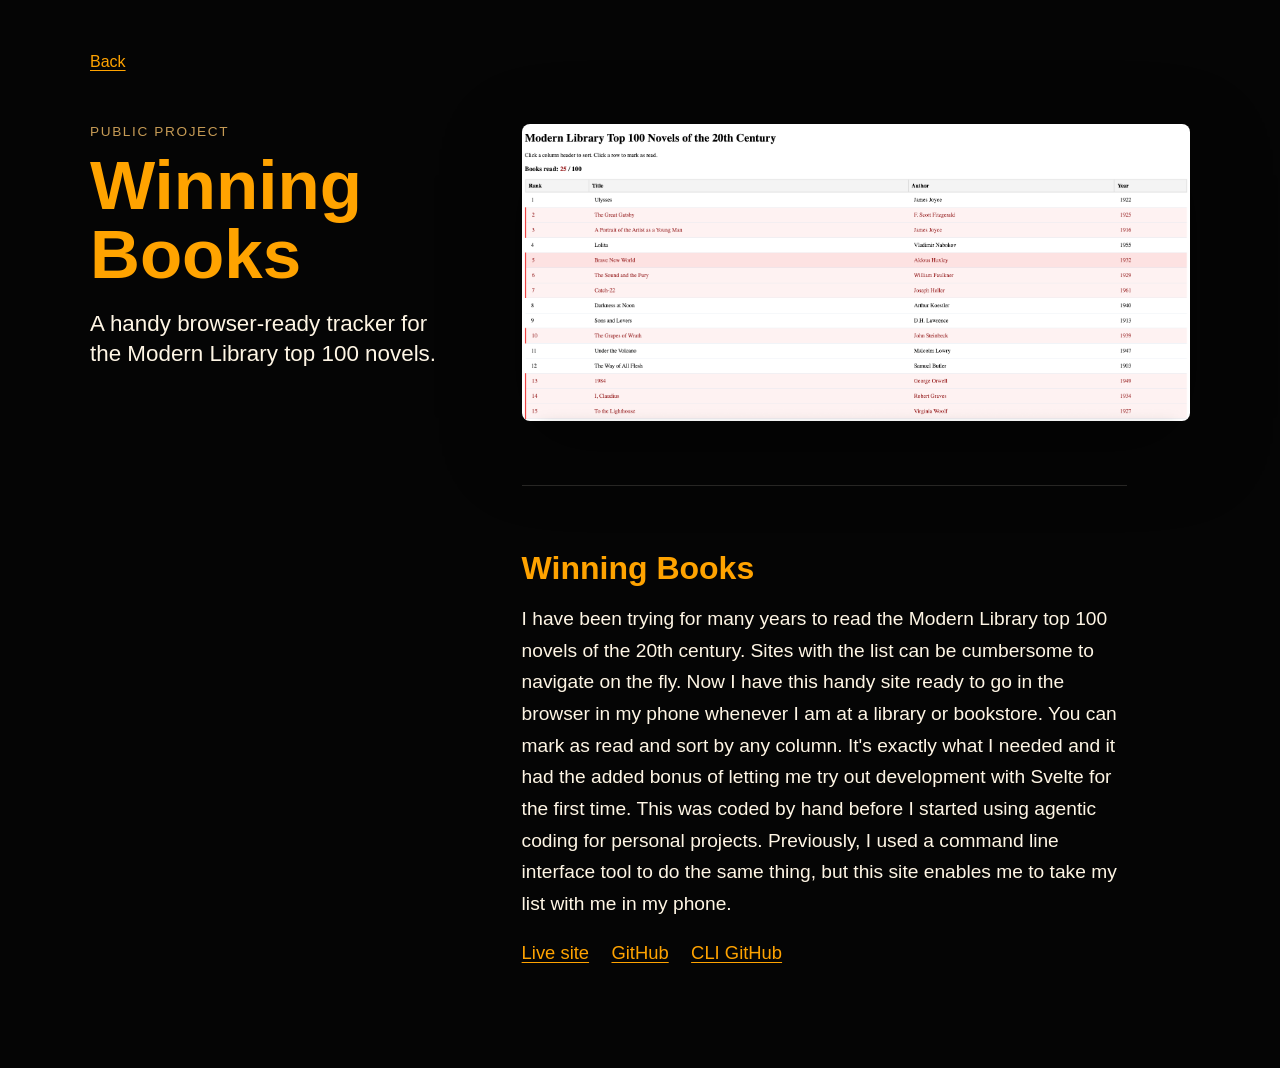
<file: projects/book-list.html>
<!doctype html>
<html lang="en">
  <head>
    <meta charset="utf-8">
    <meta name="viewport" content="width=device-width, initial-scale=1">
    <meta name="view-transition" content="same-origin">
    <title>Winning Books | David Goelitz</title>
    <link rel="stylesheet" href="../styles.css?v=20260702-22">
  </head>
  <body class="project-page">
    <main class="project-detail">
      <a class="back-link" href="/index.html?from=project&v=20260702#project-book">Back</a>

      <article class="project-article project-article--book">
        <header class="project-hero">
          <p class="project-kicker">Public project</p>
          <h1>Winning Books</h1>
          <p class="project-summary">
            A handy browser-ready tracker for the Modern Library top 100 novels.
          </p>
        </header>

        <img
          class="project-hero-image"
          src="../assets/projects/book-list.png"
          alt="Book list app table showing Modern Library novels"
          style="--project-transition-name: book-list-image"
        >

        <section class="project-copy" aria-label="Project details">
          <h2>Winning Books</h2>
          <p>
            I have been trying for many years to read the Modern Library top 100
            novels of the 20th century. Sites with the list can be cumbersome to
            navigate on the fly. Now I have this handy site ready to go in the
            browser in my phone whenever I am at a library or bookstore. You can
            mark as read and sort by any column. It's exactly what I needed and it
            had the added bonus of letting me try out development with Svelte for
            the first time. This was coded by hand before I started using agentic
            coding for personal projects. Previously, I used a command line
            interface tool to do the same thing, but this site enables me to take
            my list with me in my phone.
          </p>
          <div class="project-links" aria-label="Project links">
            <a href="https://winning-books.vercel.app/" rel="noreferrer">Live site</a>
            <a href="https://github.com/dgoelitz/winning-books" rel="noreferrer">GitHub</a>
            <a href="https://github.com/dgoelitz/modern-library-100-novels" rel="noreferrer">CLI GitHub</a>
          </div>
        </section>
      </article>
    </main>
  </body>
</html>
</file>
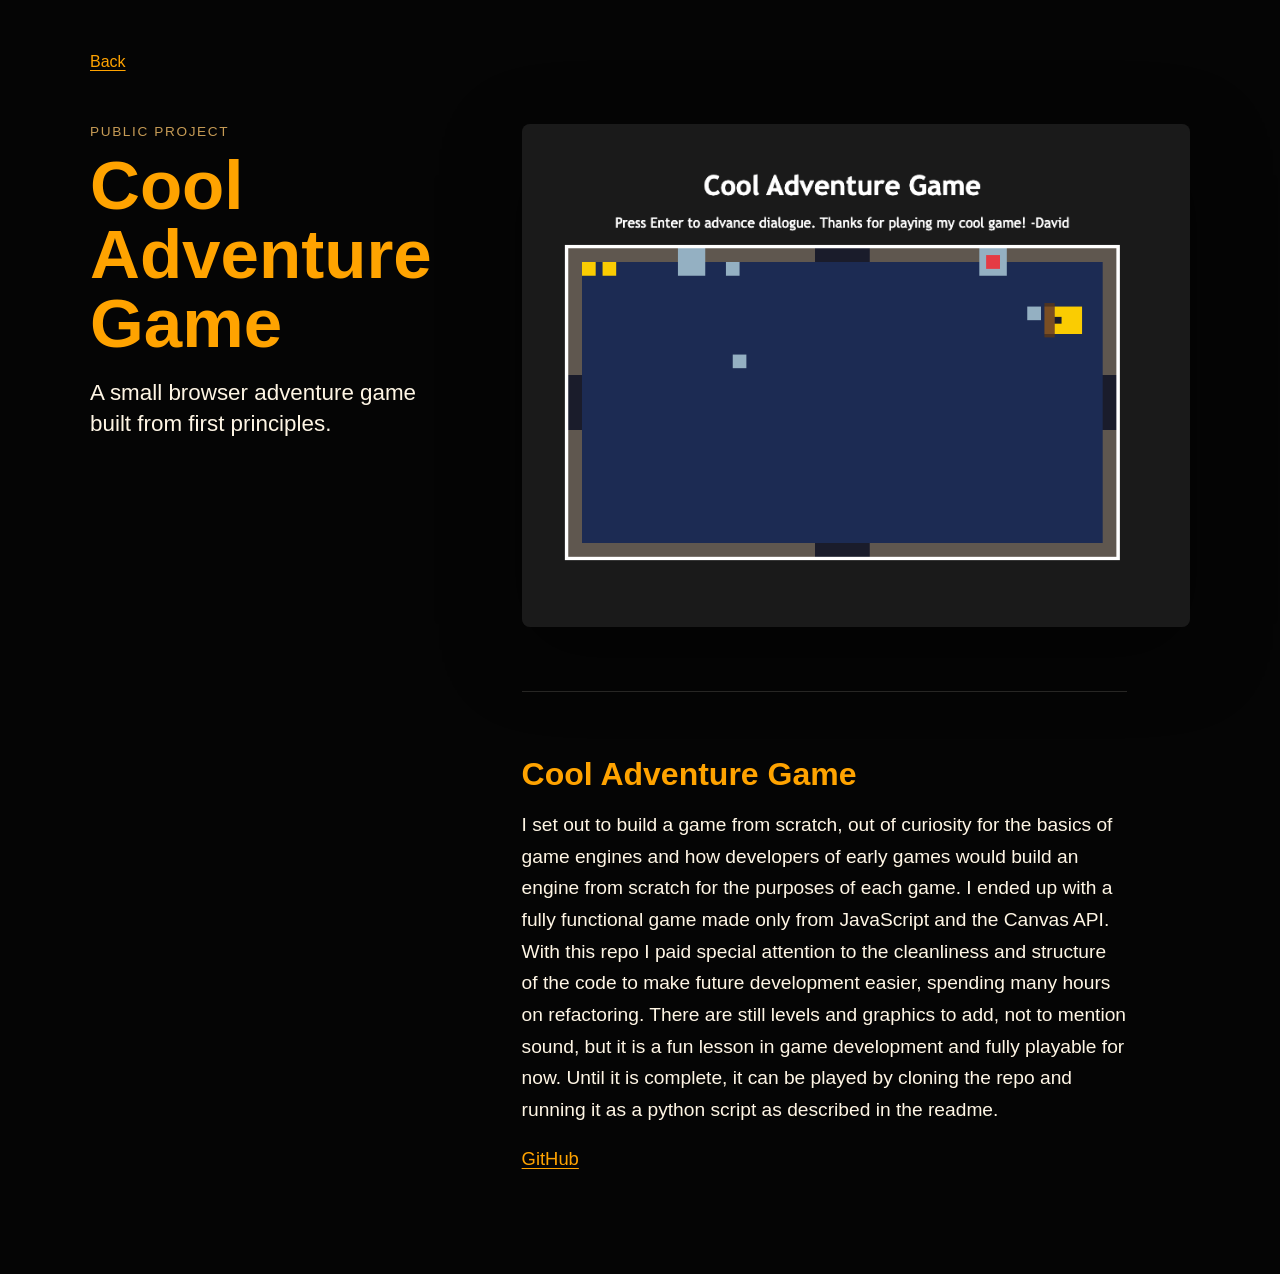
<file: projects/game-from-scratch.html>
<!doctype html>
<html lang="en">
  <head>
    <meta charset="utf-8">
    <meta name="viewport" content="width=device-width, initial-scale=1">
    <meta name="view-transition" content="same-origin">
    <title>Cool Adventure Game | David Goelitz</title>
    <link rel="stylesheet" href="../styles.css?v=20260702-22">
  </head>
  <body class="project-page">
    <main class="project-detail">
      <a class="back-link" href="/index.html?from=project&v=20260702#project-game">Back</a>

      <article class="project-article project-article--game">
        <header class="project-hero">
          <p class="project-kicker">Public project</p>
          <h1>Cool Adventure Game</h1>
          <p class="project-summary">
            A small browser adventure game built from first principles.
          </p>
        </header>

        <img
          class="project-hero-image"
          src="../assets/projects/game-from-scratch.png"
          alt="Pixel art adventure game screenshot"
          style="--project-transition-name: game-from-scratch-image"
        >

        <section class="project-copy" aria-label="Project details">
          <h2>Cool Adventure Game</h2>
          <p>
            I set out to build a game from scratch, out of curiosity for the basics
            of game engines and how developers of early games would build an engine
            from scratch for the purposes of each game. I ended up with a fully
            functional game made only from JavaScript and the Canvas API. With this
            repo I paid special attention to the cleanliness and structure of the
            code to make future development easier, spending many hours on
            refactoring. There are still levels and graphics to add, not to mention
            sound, but it is a fun lesson in game development and fully playable for
            now. Until it is complete, it can be played by cloning the repo and
            running it as a python script as described in the readme.
          </p>
          <div class="project-links" aria-label="Project links">
            <a href="https://github.com/dgoelitz/retro-game-just-js-and-canvas" rel="noreferrer">GitHub</a>
          </div>
        </section>
      </article>
    </main>
  </body>
</html>
</file>
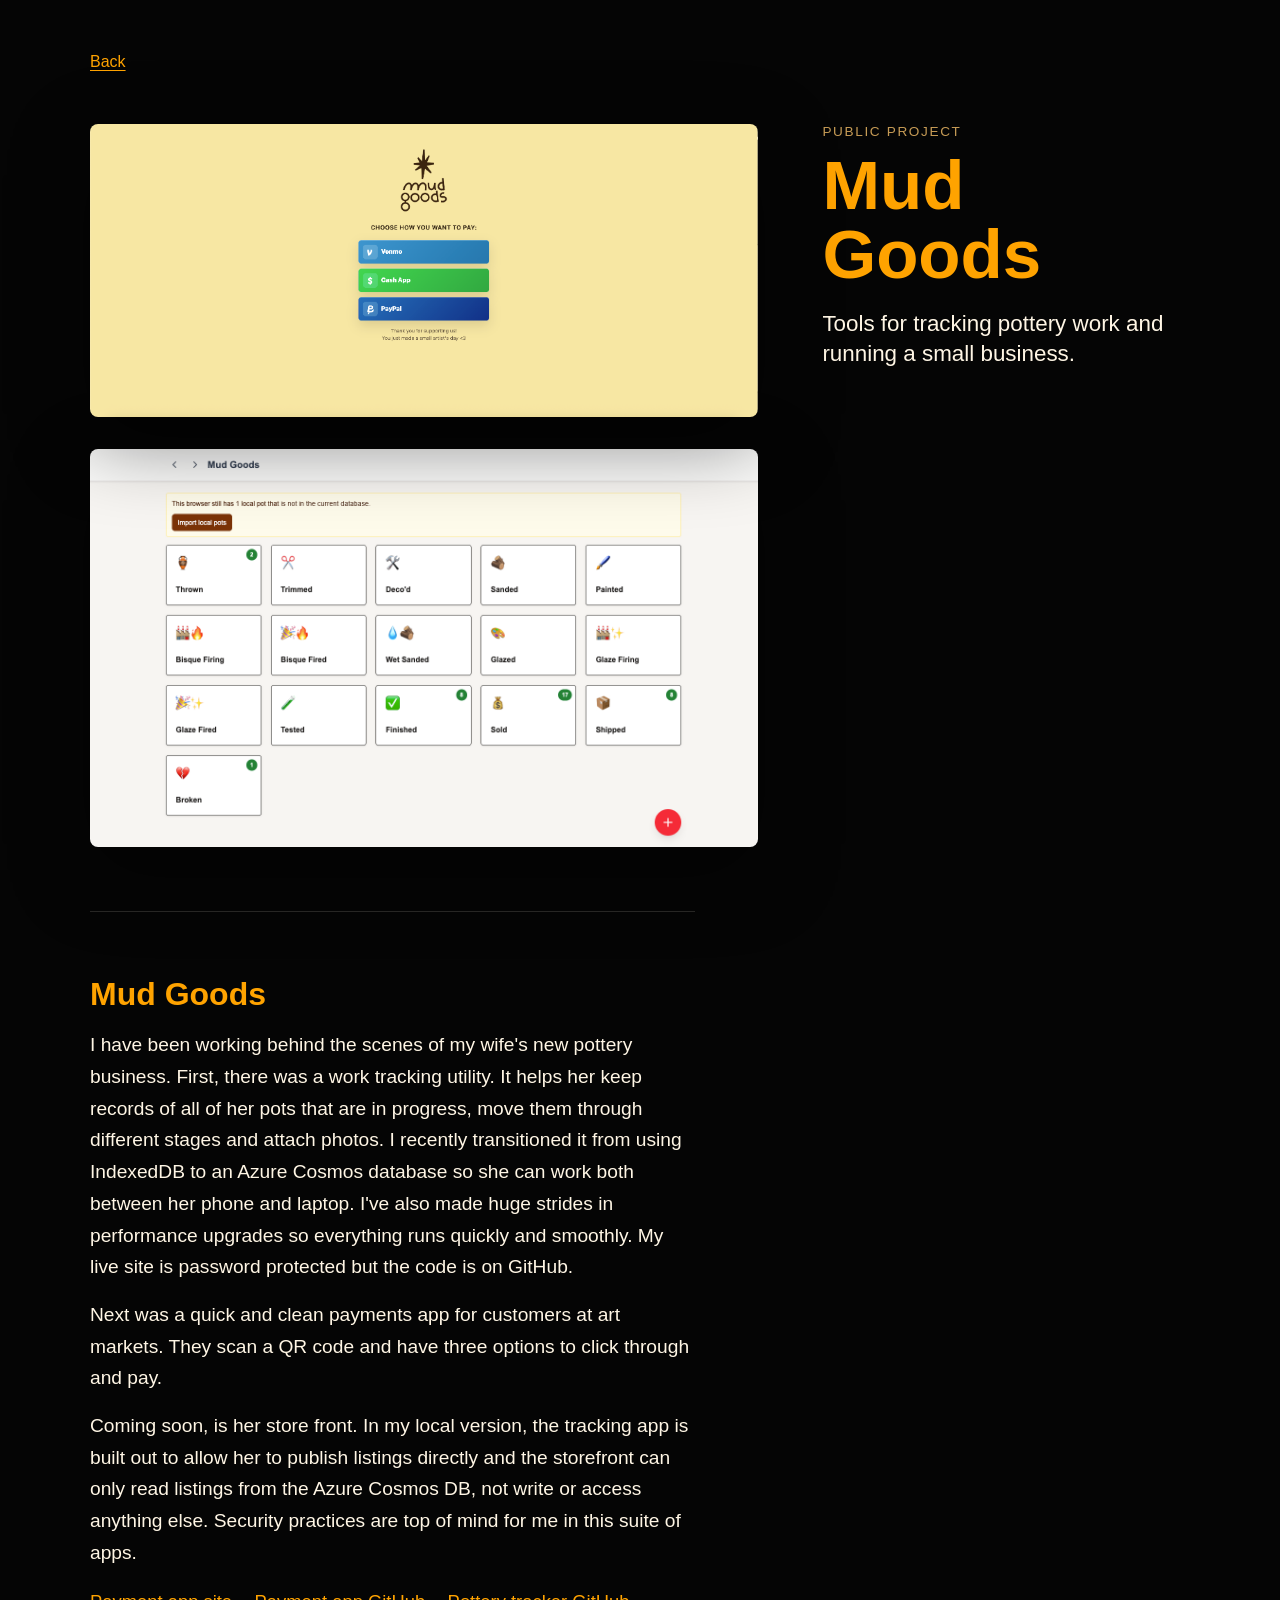
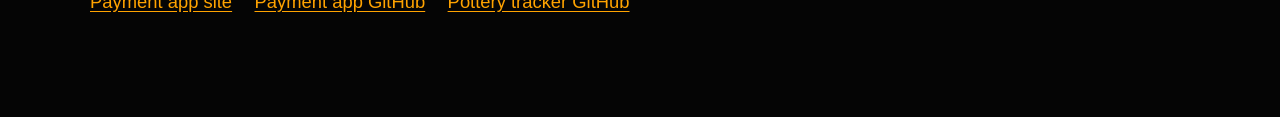
<file: projects/pottery-business-apps.html>
<!doctype html>
<html lang="en">
  <head>
    <meta charset="utf-8">
    <meta name="viewport" content="width=device-width, initial-scale=1">
    <meta name="view-transition" content="same-origin">
    <title>Mud Goods | David Goelitz</title>
    <link rel="stylesheet" href="../styles.css?v=20260702-22">
  </head>
  <body class="project-page">
    <main class="project-detail">
      <a class="back-link" href="/index.html?from=project&v=20260702#project-pottery">Back</a>

      <article class="project-article project-article--pottery">
        <header class="project-hero">
          <p class="project-kicker">Public project</p>
          <h1>Mud Goods</h1>
          <p class="project-summary">
            Tools for tracking pottery work and running a small business.
          </p>
        </header>

        <div class="project-media">
          <div class="project-hero-frame" style="--project-transition-name: pottery-business-apps-image">
            <img
              class="project-hero-image"
              src="../assets/projects/pottery-business-apps.png"
              alt="Mud Goods payment selection app"
            >
          </div>
          <img
            class="project-secondary-image"
            src="../assets/projects/pottery-tracker.png"
            alt="Mud Goods pottery tracker stage dashboard"
          >
        </div>

        <section class="project-copy" aria-label="Project details">
          <h2>Mud Goods</h2>
          <p>
            I have been working behind the scenes of my wife's new pottery business.
            First, there was a work tracking utility. It helps her keep records of
            all of her pots that are in progress, move them through different stages
            and attach photos. I recently transitioned it from using IndexedDB to an
            Azure Cosmos database so she can work both between her phone and laptop.
            I've also made huge strides in performance upgrades so everything runs
            quickly and smoothly. My live site is password protected but the code is
            on GitHub.
          </p>
          <p>
            Next was a quick and clean payments app for customers at art markets.
            They scan a QR code and have three options to click through and pay.
          </p>
          <p>
            Coming soon, is her store front. In my local version, the tracking app
            is built out to allow her to publish listings directly and the storefront
            can only read listings from the Azure Cosmos DB, not write or access
            anything else. Security practices are top of mind for me in this suite
            of apps.
          </p>
          <div class="project-links" aria-label="Project links">
            <a href="https://mudgoodspayment.vercel.app/" rel="noreferrer">Payment app site</a>
            <a href="https://github.com/dgoelitz/mudgoodspayment" rel="noreferrer">Payment app GitHub</a>
            <a href="https://github.com/dgoelitz/pottery-tracker" rel="noreferrer">Pottery tracker GitHub</a>
          </div>
        </section>
      </article>
    </main>
  </body>
</html>
</file>
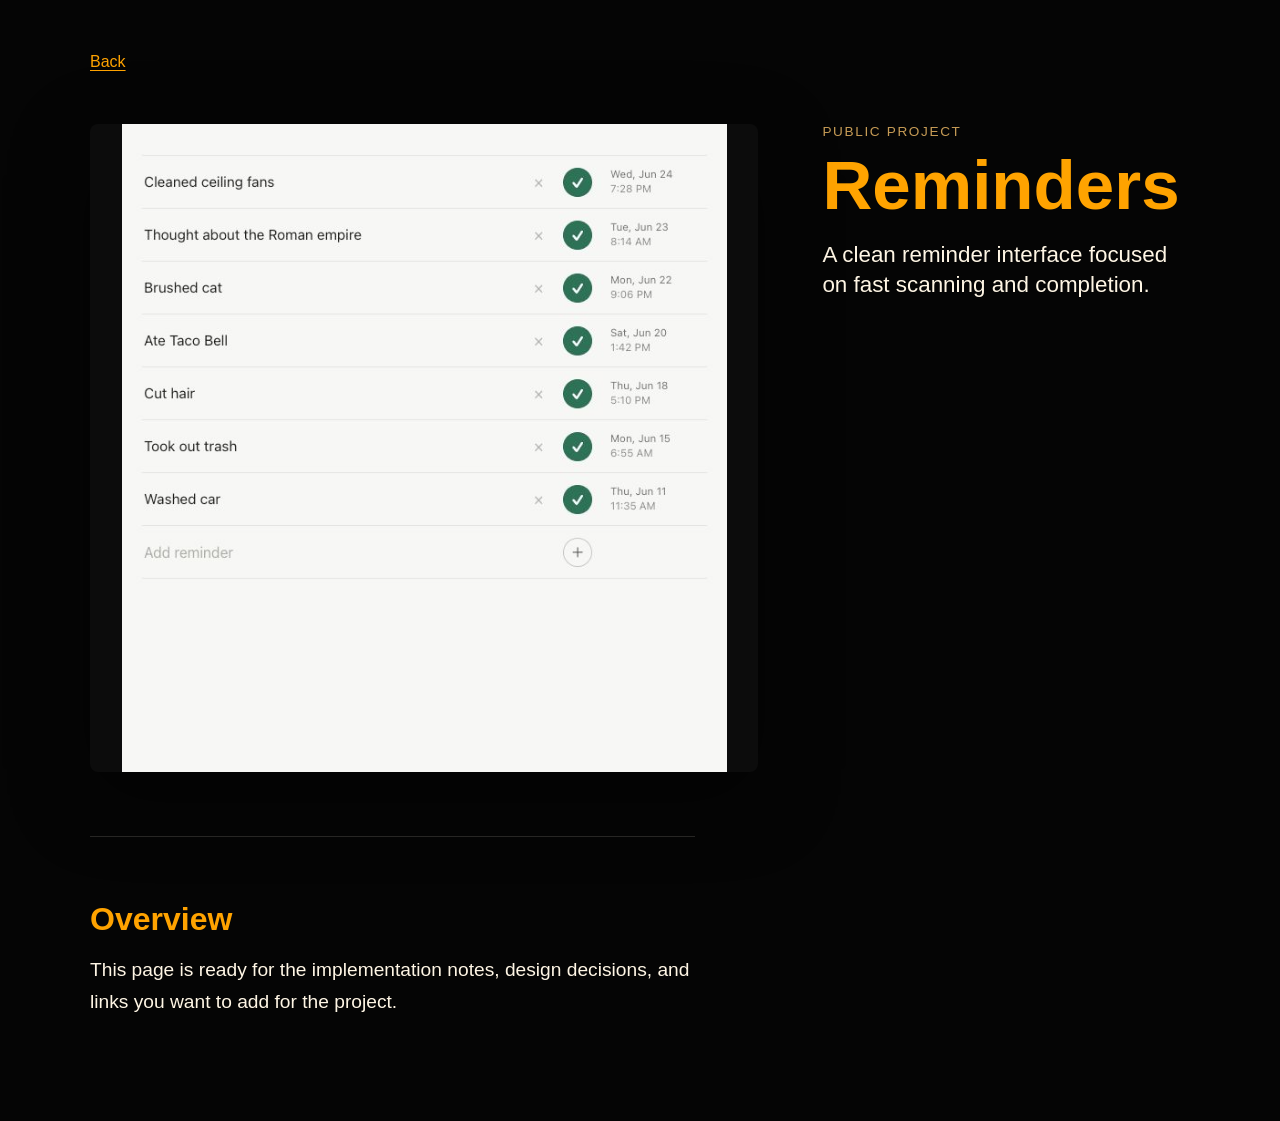
<file: projects/reminders.html>
<!doctype html>
<html lang="en">
  <head>
    <meta charset="utf-8">
    <meta name="viewport" content="width=device-width, initial-scale=1">
    <meta name="view-transition" content="same-origin">
    <title>Reminders | David Goelitz</title>
    <link rel="stylesheet" href="../styles.css?v=20260702-22">
  </head>
  <body class="project-page">
    <main class="project-detail">
      <a class="back-link" href="/index.html?from=project&v=20260702#project-reminders">Back</a>

      <article class="project-article project-article--reminders">
        <header class="project-hero">
          <p class="project-kicker">Public project</p>
          <h1>Reminders</h1>
          <p class="project-summary">
            A clean reminder interface focused on fast scanning and completion.
          </p>
        </header>

        <div class="project-media">
          <div class="project-hero-frame" style="--project-transition-name: reminders-image">
            <img
              class="project-hero-image"
              src="../assets/projects/reminders.png"
              alt="Reminder list app with completed items"
            >
          </div>
        </div>

        <section class="project-copy" aria-label="Project details">
          <h2>Overview</h2>
          <p>
            This page is ready for the implementation notes, design decisions, and
            links you want to add for the project.
          </p>
        </section>
      </article>
    </main>
  </body>
</html>
</file>
<file: styles.css>
:root {
  color-scheme: dark;
  --bg: #050505;
  --panel: #0c0c0c;
  --text: #fff6e5;
  --muted: #c69b55;
  --accent: #ffa300;
  --accent-soft: rgba(255, 163, 0, 0.18);
  --line: rgba(255, 246, 229, 0.14);
  --shadow: 0 24px 80px rgba(0, 0, 0, 0.48);
  --radius: 8px;
  --ease-out: cubic-bezier(0.22, 1, 0.36, 1);
  --book-crop-position: 0% 42%;
  --book-crop-origin: 0% 42%;
  --book-crop-scale: 1.35;
  --pottery-crop-position: 50% 15%;
  --pottery-crop-origin: 50% 6%;
  --pottery-crop-scale: 3.6;
  --game-crop-position: 82% 28%;
  --game-crop-origin: 82% 28%;
  --game-crop-scale: 2.55;
  --reminders-crop-position: 83% 43%;
  --reminders-crop-origin: 83% 43%;
  --reminders-crop-scale: 1.92;
}

@view-transition {
  navigation: auto;
}

* {
  box-sizing: border-box;
}

:root {
  view-transition-name: none;
}

html {
  background: var(--bg);
  overflow-x: clip;
  scroll-behavior: auto;
}

body {
  min-height: 100vh;
  margin: 0;
  font-family: Arial, Helvetica, sans-serif;
  color: var(--text);
  background: var(--bg);
  overflow-x: clip;
}

img {
  display: block;
  max-width: 100%;
}

a {
  color: var(--accent);
  text-underline-offset: 0.18em;
}

a:focus-visible {
  outline: 2px solid var(--accent);
  outline-offset: 6px;
}

.site-shell {
  width: 100%;
  min-height: 100vh;
  margin-inline: 0;
  padding: clamp(2.5rem, 6vw, 5.5rem) 0 clamp(3.5rem, 7vw, 5.5rem);
  overflow-x: clip;
  background: var(--bg);
}

.intro {
  display: grid;
  grid-template-columns: minmax(0, 52vw) minmax(15rem, 1fr);
  align-items: start;
  gap: clamp(1.25rem, 6vw, 5rem);
  width: 100%;
  padding-inline-end: clamp(1.25rem, 5vw, 5rem);
}

.intro__photo {
  width: 100%;
  aspect-ratio: 1.55;
  object-fit: cover;
  object-position: 50% 58%;
  border-radius: 0 var(--radius) var(--radius) 0;
}

.intro__identity {
  padding-block-start: clamp(0.25rem, 2vw, 1rem);
  color: var(--accent);
  font-style: italic;
  text-align: right;
}

.intro__identity h1,
.intro__identity p {
  margin: 0;
  font-size: clamp(1.55rem, 3vw, 2.25rem);
  font-weight: 500;
  line-height: 1.12;
  white-space: nowrap;
}

.bio {
  width: min(100% - 2.5rem, 930px);
  margin: clamp(6rem, 13vw, 11rem) auto clamp(8rem, 16vw, 14rem);
  text-align: center;
}

.bio p {
  margin: 0;
  color: var(--accent);
  font-size: clamp(1.15rem, 3vw, 1.7rem);
  line-height: 1.2;
}

.projects h2 {
  margin: 0 0 clamp(5rem, 10vw, 8rem);
  color: var(--accent);
  font-size: clamp(1.35rem, 3vw, 1.85rem);
  text-align: center;
}

.project-grid {
  display: grid;
  grid-template-columns: repeat(2, minmax(0, 26rem));
  justify-content: center;
  gap: clamp(8rem, 16vw, 14rem) clamp(3rem, 10vw, 9rem);
  width: min(100% - 2.5rem, 1040px);
  margin-inline: auto;
}

.project-card {
  display: grid;
  width: 100%;
  gap: clamp(1.75rem, 5vw, 2.8rem);
  scroll-margin-block-start: 34vh;
  outline: 0;
  outline-color: transparent;
  outline-style: none;
  outline-width: 0;
  text-decoration: none;
  color: var(--accent);
}

.project-card:focus,
.project-card:focus-visible,
.project-card:target {
  outline: 0;
  outline-color: transparent;
  outline-style: none;
  outline-width: 0;
}

.project-card__title {
  min-height: 1.4em;
  font-size: clamp(1.1rem, 3vw, 1.65rem);
  text-align: center;
}

.project-card__image-frame {
  display: block;
  position: relative;
  overflow: hidden;
  aspect-ratio: 1.42;
  border-radius: var(--radius);
  background: #161616;
  transition:
    transform 420ms var(--ease-out),
    box-shadow 420ms var(--ease-out),
    filter 420ms var(--ease-out);
}

.project-card__image-frame::after {
  content: "";
  position: absolute;
  inset: 0;
  pointer-events: none;
  background:
    linear-gradient(130deg, rgba(255, 255, 255, 0.24), transparent 28%),
    linear-gradient(0deg, rgba(0, 0, 0, 0.28), transparent 50%);
  opacity: 0;
  transition: opacity 420ms var(--ease-out);
}

.project-card__image-frame,
.project-hero-image,
.project-hero-frame {
  view-transition-name: var(--project-transition-name);
}

.project-card--book .project-card__image-frame {
  view-transition-name: book-list-image;
}

.project-card--pottery .project-card__image-frame {
  view-transition-name: pottery-business-apps-image;
}

.project-card--game .project-card__image-frame {
  view-transition-name: game-from-scratch-image;
}

.project-card--reminders .project-card__image-frame {
  view-transition-name: reminders-image;
}

.project-card img {
  width: 100%;
  height: 100%;
  object-fit: cover;
  transform-origin: 50% 50%;
  transition: scale 500ms var(--ease-out), object-position 500ms var(--ease-out);
}

.project-card--book img {
  object-position: var(--book-crop-position);
  transform-origin: var(--book-crop-origin);
  scale: var(--book-crop-scale);
}

.project-card--pottery img {
  object-position: var(--pottery-crop-position);
  transform-origin: var(--pottery-crop-origin);
  scale: var(--pottery-crop-scale);
}

.project-card--game img {
  object-position: var(--game-crop-position);
  transform-origin: var(--game-crop-origin);
  scale: var(--game-crop-scale);
}

.project-card--reminders img {
  object-position: var(--reminders-crop-position);
  transform-origin: var(--reminders-crop-origin);
  scale: var(--reminders-crop-scale);
}

.project-card:hover .project-card__image-frame {
  transform: translateY(-8px);
  box-shadow: 0 20px 55px rgba(255, 163, 0, 0.18);
  filter: saturate(1.08);
}

.project-card:hover .project-card__image-frame::after {
  opacity: 1;
}

.contact {
  display: flex;
  justify-content: center;
  gap: clamp(2rem, 10vw, 11rem);
  margin-block-start: clamp(8rem, 16vw, 13rem);
  font-size: clamp(1rem, 2.5vw, 1.25rem);
}

.site-note {
  margin: clamp(1.5rem, 4vw, 2.5rem) auto 0;
  color: var(--muted);
  font-size: clamp(0.8rem, 1.8vw, 0.95rem);
  line-height: 1.45;
  text-align: center;
}

.project-page {
  background: var(--bg);
}

.project-detail {
  width: min(100%, 1180px);
  min-height: 100vh;
  margin-inline: auto;
  padding: clamp(1rem, 4vw, 2.5rem);
}

.back-link {
  display: inline-flex;
  align-items: center;
  min-height: 2.75rem;
  margin-block-end: clamp(1.5rem, 4vw, 2.5rem);
  color: var(--accent);
  font-size: 1rem;
}

.project-article {
  display: grid;
  grid-template-columns: minmax(0, 0.55fr) minmax(0, 1fr);
  gap: clamp(1.6rem, 5vw, 4.5rem);
  align-items: start;
}

.project-article--pottery,
.project-article--reminders {
  grid-template-columns: minmax(0, 1fr) minmax(0, 0.55fr);
}

.project-article--pottery .project-hero,
.project-article--reminders .project-hero {
  grid-column: 2;
}

.project-article--pottery .project-media,
.project-article--pottery .project-copy,
.project-article--reminders .project-media,
.project-article--reminders .project-copy {
  grid-column: 1;
}

.project-article--pottery .project-media,
.project-article--reminders .project-media {
  grid-row: 1;
}

.project-article--pottery .project-copy,
.project-article--reminders .project-copy {
  grid-row: 2;
}

.project-hero {
  position: sticky;
  top: 2rem;
  animation: fade-up 650ms var(--ease-out) both 160ms;
}

.project-kicker {
  margin: 0 0 0.75rem;
  color: var(--muted);
  font-size: 0.85rem;
  letter-spacing: 0.12em;
  text-transform: uppercase;
}

.project-hero h1 {
  margin: 0;
  color: var(--accent);
  max-width: 100%;
  overflow-wrap: break-word;
  font-size: clamp(2.25rem, 5.4vw, 4.35rem);
  line-height: 1;
}

.project-summary {
  margin: 1.25rem 0 0;
  max-width: 34rem;
  font-size: clamp(1.1rem, 2vw, 1.4rem);
  line-height: 1.35;
}

.project-media {
  display: grid;
  gap: clamp(1.25rem, 3vw, 2rem);
}

.project-hero-image,
.project-secondary-image {
  width: 100%;
  object-fit: contain;
  border-radius: var(--radius);
  background: var(--panel);
  box-shadow: var(--shadow);
}

.project-hero-image {
  max-height: min(72vh, 760px);
}

.project-hero-frame {
  overflow: hidden;
  border-radius: var(--radius);
  background: var(--panel);
  box-shadow: var(--shadow);
}

.project-hero-frame .project-hero-image {
  border-radius: 0;
  background: transparent;
  box-shadow: none;
  view-transition-name: none;
}

.project-secondary-image {
  max-height: min(64vh, 620px);
}

.project-copy {
  grid-column: 2;
  max-width: 68ch;
  padding-block: clamp(2rem, 6vw, 4rem);
  border-top: 1px solid var(--line);
  animation: fade-up 780ms var(--ease-out) both 360ms;
}

.project-copy h2 {
  margin: 0 0 1rem;
  color: var(--accent);
  font-size: clamp(1.4rem, 3vw, 2rem);
}

.project-copy p {
  margin: 0;
  color: var(--text);
  font-size: clamp(1rem, 2vw, 1.2rem);
  line-height: 1.65;
}

.project-copy p + p {
  margin-block-start: 1rem;
}

.project-links {
  display: flex;
  flex-wrap: wrap;
  gap: 0.9rem 1.4rem;
  margin-block-start: 1.4rem;
  font-size: clamp(1rem, 2vw, 1.15rem);
}

::view-transition-group(book-list-image),
::view-transition-group(pottery-business-apps-image),
::view-transition-group(game-from-scratch-image),
::view-transition-group(reminders-image) {
  animation-duration: 900ms;
  animation-timing-function: var(--ease-out);
}

::view-transition-image-pair(book-list-image),
::view-transition-image-pair(pottery-business-apps-image),
::view-transition-image-pair(game-from-scratch-image),
::view-transition-image-pair(reminders-image) {
  border-radius: var(--radius);
  isolation: isolate;
  overflow: clip;
}

::view-transition-old(book-list-image),
::view-transition-new(book-list-image) {
  --project-crop-origin: var(--book-crop-origin);
  --project-crop-scale: var(--book-crop-scale);
  object-position: var(--book-crop-position);
}

::view-transition-old(pottery-business-apps-image),
::view-transition-new(pottery-business-apps-image) {
  --project-crop-origin: var(--pottery-crop-origin);
  --project-crop-scale: var(--pottery-crop-scale);
  object-position: var(--pottery-crop-position);
}

::view-transition-old(game-from-scratch-image),
::view-transition-new(game-from-scratch-image) {
  --project-crop-origin: var(--game-crop-origin);
  --project-crop-scale: var(--game-crop-scale);
  object-position: var(--game-crop-position);
}

::view-transition-old(reminders-image),
::view-transition-new(reminders-image) {
  --project-crop-origin: var(--reminders-crop-origin);
  --project-crop-scale: var(--reminders-crop-scale);
  object-position: var(--reminders-crop-position);
}

::view-transition-old(book-list-image),
::view-transition-new(book-list-image),
::view-transition-old(pottery-business-apps-image),
::view-transition-new(pottery-business-apps-image),
::view-transition-old(game-from-scratch-image),
::view-transition-new(game-from-scratch-image),
::view-transition-old(reminders-image),
::view-transition-new(reminders-image) {
  animation: none;
  block-size: 100%;
  mix-blend-mode: normal;
  inline-size: 100%;
  object-fit: cover;
}

:root:has(body.project-page)::view-transition-old(book-list-image),
:root:has(body.project-page)::view-transition-old(pottery-business-apps-image) {
  opacity: 0;
}

:root:has(body.project-page)::view-transition-new(book-list-image),
:root:has(body.project-page)::view-transition-new(pottery-business-apps-image) {
  animation: project-zoom-out 900ms var(--ease-out) both;
  opacity: 1;
  transform-origin: var(--project-crop-origin);
}

:root:has(body.project-page)::view-transition-old(game-from-scratch-image),
:root:has(body.project-page)::view-transition-old(reminders-image) {
  opacity: 0;
}

:root:has(body.project-page)::view-transition-new(game-from-scratch-image),
:root:has(body.project-page)::view-transition-new(reminders-image) {
  animation: project-zoom-out 900ms var(--ease-out) both;
  opacity: 1;
  transform-origin: var(--project-crop-origin);
}

:root:not(:has(body.project-page))::view-transition-old(book-list-image),
:root:not(:has(body.project-page))::view-transition-old(pottery-business-apps-image) {
  animation: project-zoom-in 900ms var(--ease-out) both;
  opacity: 1;
  transform-origin: var(--project-crop-origin);
}

:root:not(:has(body.project-page))::view-transition-new(book-list-image),
:root:not(:has(body.project-page))::view-transition-new(pottery-business-apps-image) {
  opacity: 0;
}

:root:not(:has(body.project-page))::view-transition-old(game-from-scratch-image),
:root:not(:has(body.project-page))::view-transition-old(reminders-image) {
  animation: project-zoom-in 900ms var(--ease-out) both;
  opacity: 1;
  transform-origin: var(--project-crop-origin);
}

:root:not(:has(body.project-page))::view-transition-new(game-from-scratch-image),
:root:not(:has(body.project-page))::view-transition-new(reminders-image) {
  opacity: 0;
}

@keyframes project-zoom-out {
  from {
    transform: scale(var(--project-crop-scale));
  }

  to {
    transform: scale(1);
  }
}

@keyframes project-zoom-in {
  from {
    transform: scale(1);
  }

  to {
    transform: scale(var(--project-crop-scale));
  }
}

@keyframes fade-up {
  from {
    opacity: 0;
    transform: translateY(18px);
  }

  to {
    opacity: 1;
    transform: translateY(0);
  }
}

@keyframes slide-from-left {
  from {
    opacity: 0;
    transform: translateX(-28vw);
  }

  to {
    opacity: 1;
    transform: translateX(0);
  }
}

@keyframes slide-from-right {
  from {
    opacity: 0;
    transform: translateX(28vw);
  }

  to {
    opacity: 1;
    transform: translateX(0);
  }
}

@supports (animation-timeline: view()) {
  .project-card {
    opacity: 0;
    animation-duration: 1ms;
    animation-fill-mode: both;
    animation-timeline: view();
    animation-range: entry 5% cover 34%;
  }

  .project-card:nth-child(odd) {
    animation-name: slide-from-left;
  }

  .project-card:nth-child(even) {
    animation-name: slide-from-right;
  }
}

@media (prefers-reduced-motion: reduce) {
  *,
  *::before,
  *::after {
    scroll-behavior: auto !important;
    animation-duration: 1ms !important;
    animation-iteration-count: 1 !important;
    transition-duration: 1ms !important;
  }

  .project-card {
    opacity: 1;
  }

  .project-card img {
    scale: 1;
  }
}

@media (max-width: 760px) {
  .site-shell {
    width: calc(100% - 2rem);
    margin-block: 1rem;
    padding: 1.25rem 1rem 2.5rem;
  }

  .intro,
  .project-article {
    grid-template-columns: 1fr;
  }

  .intro__identity {
    order: -1;
    text-align: right;
  }

  .intro__photo {
    width: 100%;
    aspect-ratio: 1.55;
  }

  .bio {
    margin-block: 4rem 5.5rem;
  }

  .project-grid {
    grid-template-columns: 1fr;
    justify-content: stretch;
    gap: 5.5rem;
  }

  .project-card__image-frame {
    aspect-ratio: 1.35;
  }

  .contact {
    justify-content: space-between;
    gap: 1rem;
  }

  .project-hero {
    position: static;
  }

  .project-article--pottery .project-hero,
  .project-article--pottery .project-media,
  .project-article--pottery .project-copy,
  .project-article--reminders .project-hero,
  .project-article--reminders .project-media,
  .project-article--reminders .project-copy,
  .project-copy {
    grid-column: auto;
    grid-row: auto;
  }
}
</file>
